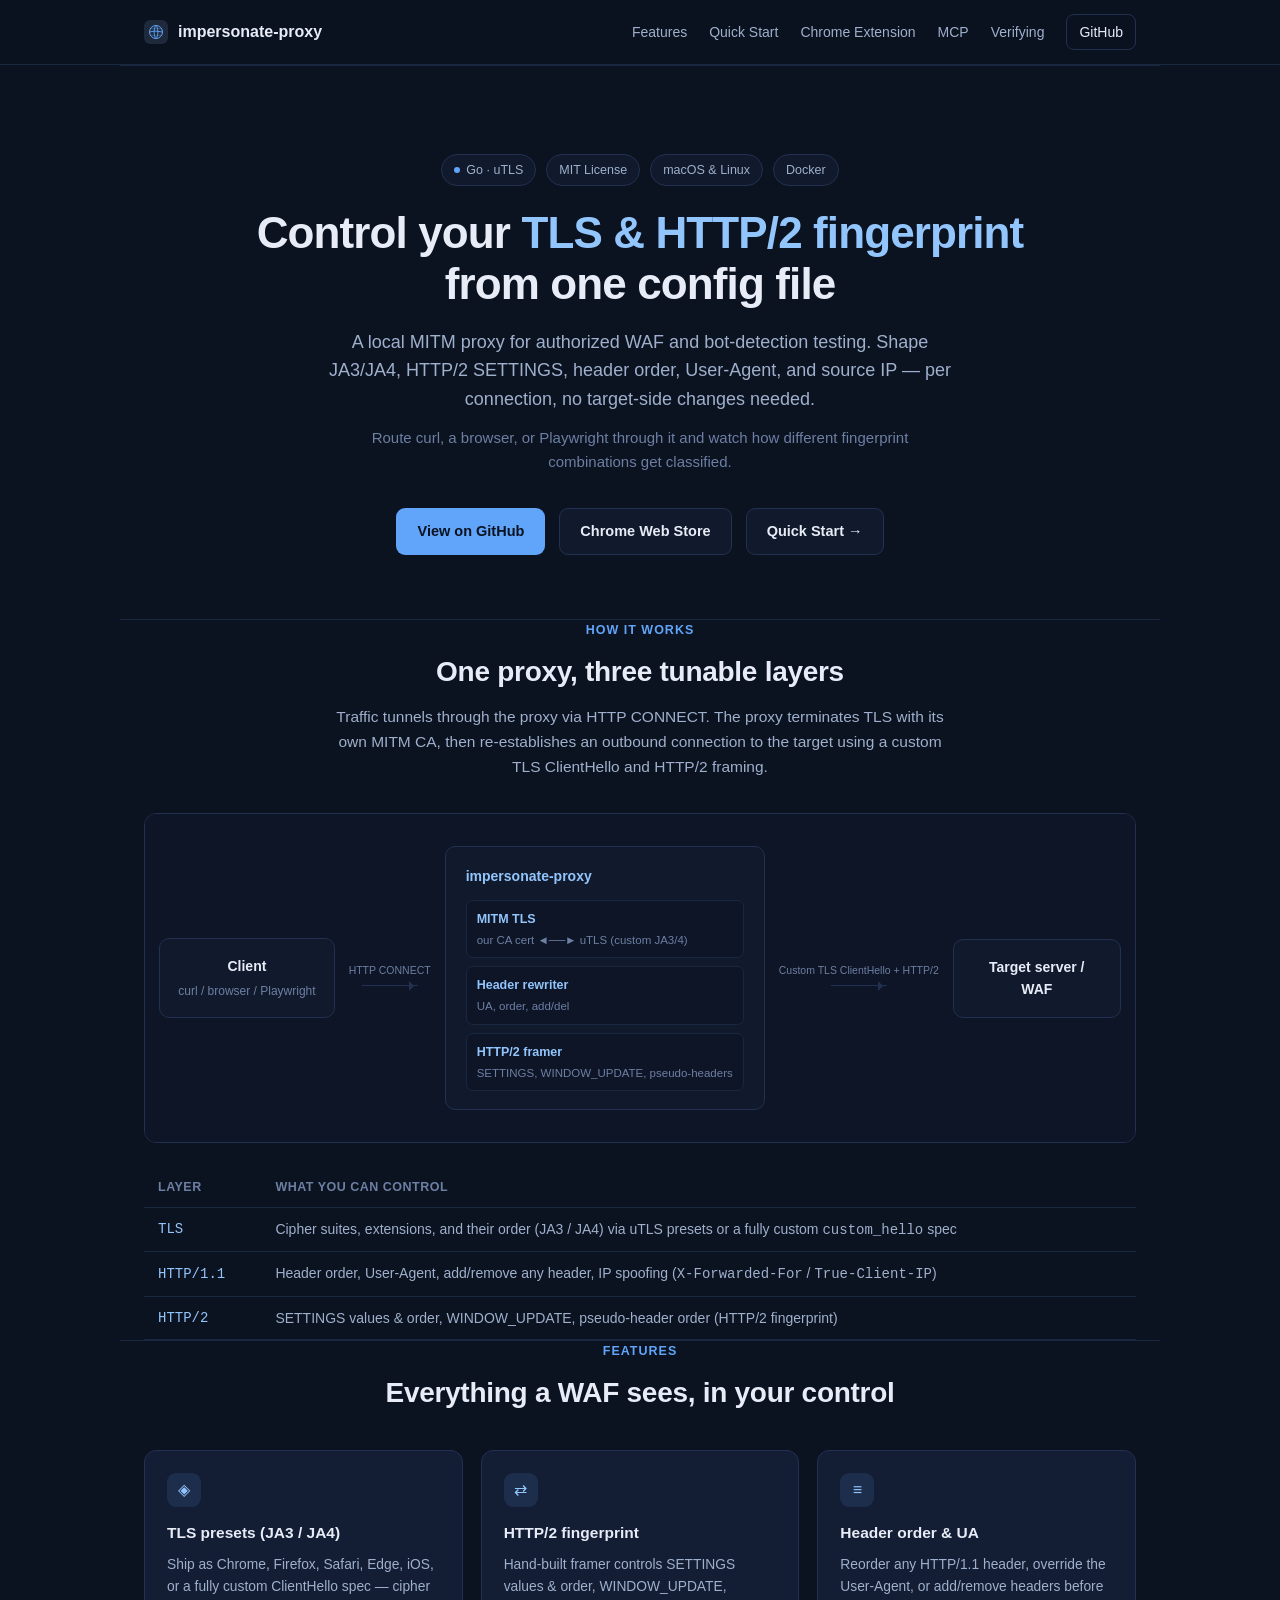
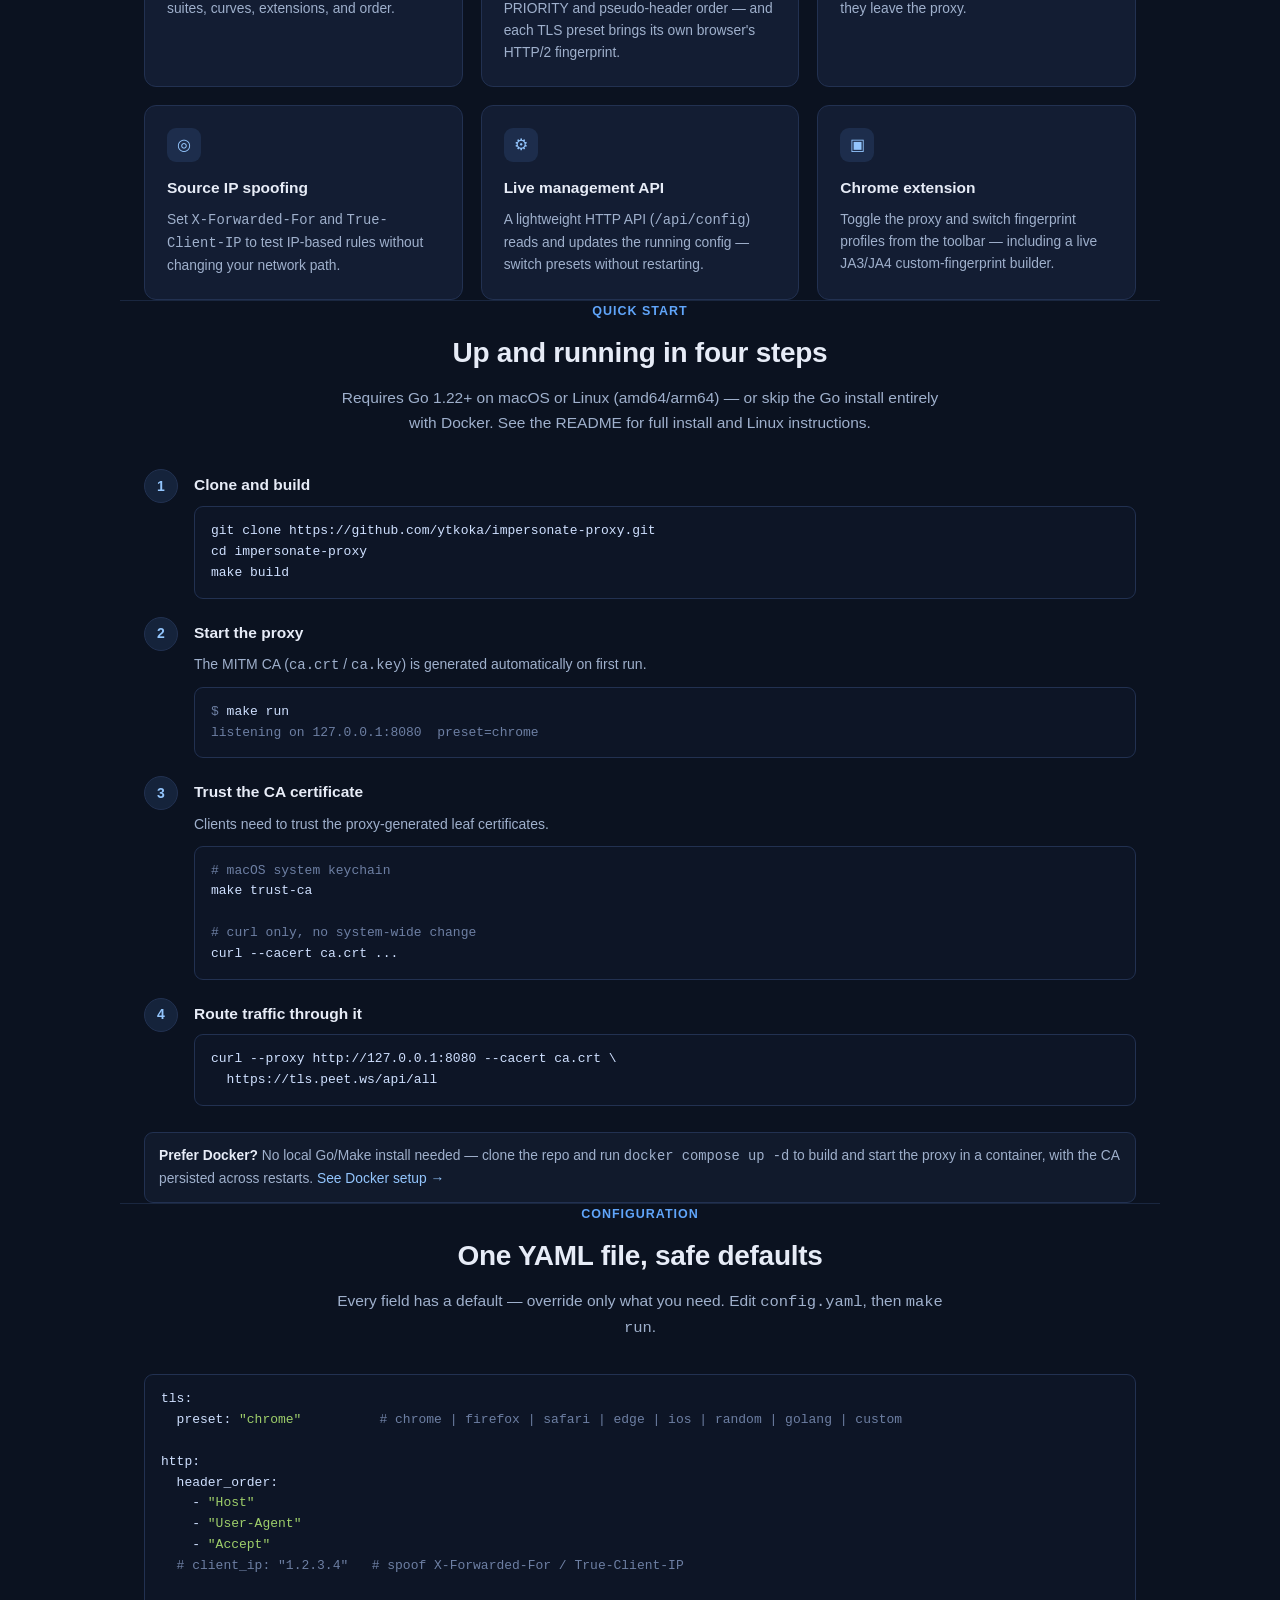
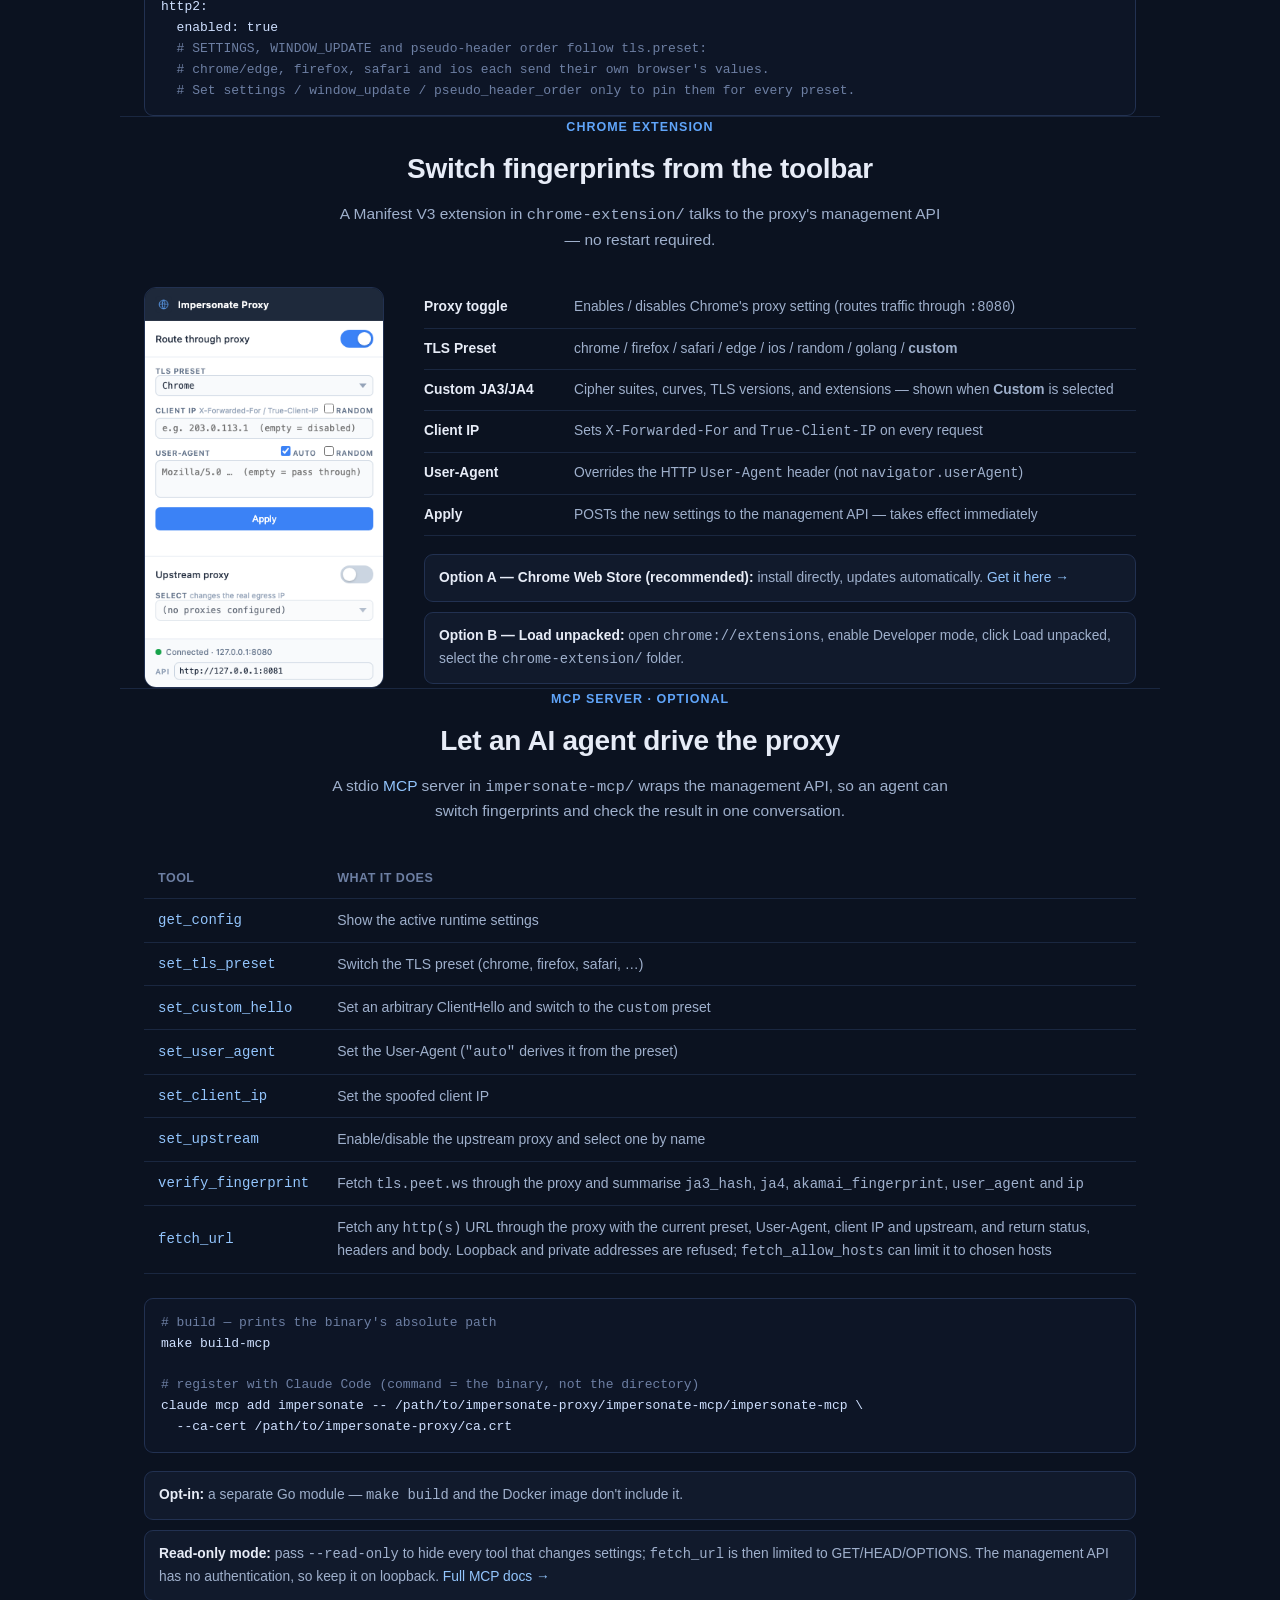
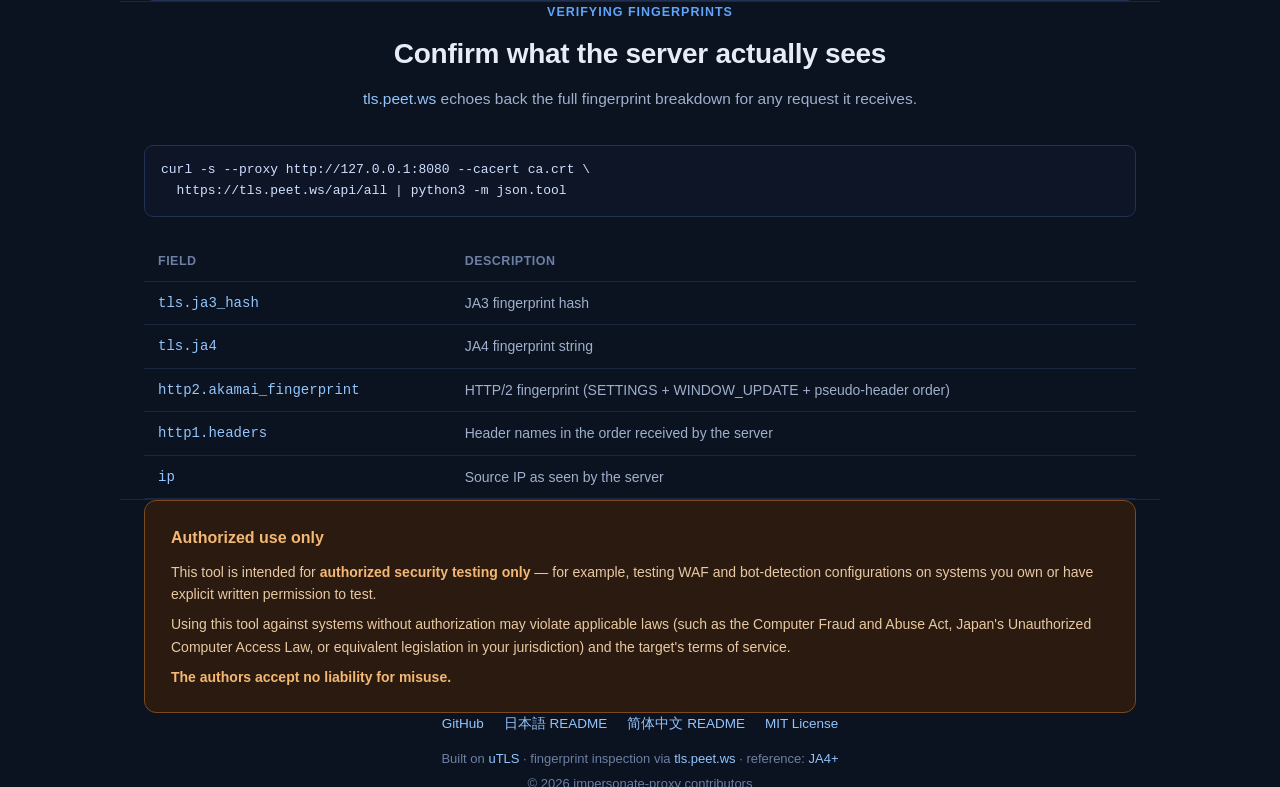
<file: docs/index.html>
<!doctype html>
<html lang="en">
<head>
<meta charset="utf-8">
<meta name="viewport" content="width=device-width, initial-scale=1">
<title>impersonate-proxy — TLS/HTTP2 fingerprint proxy for WAF testing</title>
<meta name="description" content="A local MITM proxy that controls TLS (JA3/JA4), HTTP/2, header order, User-Agent and source IP fingerprints — with a Chrome extension for live switching and an optional MCP server for AI agents.">
<link rel="icon" href="assets/icon.svg" type="image/svg+xml">
<style>
  :root{
    --bg: #0b1220;
    --bg-elevated: #111a2c;
    --bg-card: #131d33;
    --border: #223151;
    --border-soft: #1a2740;
    --text: #e7ecf7;
    --text-dim: #9fb0cc;
    --text-faint: #6d7fa3;
    --accent: #60a5fa;
    --accent-soft: rgba(96,165,250,0.12);
    --accent-strong: #93c5fd;
    --code-bg: #0d1526;
    --warn-bg: #2a1a10;
    --warn-border: #7c4a1e;
    --warn-text: #f4b872;
    --radius: 12px;
    --mono: "SF Mono", ui-monospace, "Roboto Mono", "JetBrains Mono", Menlo, Consolas, monospace;
    --sans: -apple-system, BlinkMacSystemFont, "Segoe UI", Helvetica, Arial, sans-serif;
  }
  *{ box-sizing: border-box; }
  html{ scroll-behavior: smooth; }
  body{
    margin:0;
    background: var(--bg);
    color: var(--text);
    font-family: var(--sans);
    line-height: 1.6;
    -webkit-font-smoothing: antialiased;
  }
  a{ color: var(--accent-strong); text-decoration: none; }
  a:hover{ text-decoration: underline; }
  code, pre{ font-family: var(--mono); }
  .wrap{ max-width: 1040px; margin: 0 auto; padding: 0 24px; }

  /* nav */
  header.nav{
    position: sticky; top: 0; z-index: 10;
    background: rgba(11,18,32,0.85);
    backdrop-filter: blur(10px);
    border-bottom: 1px solid var(--border-soft);
  }
  .nav-inner{ display:flex; align-items:center; justify-content:space-between; padding: 14px 24px; max-width: 1040px; margin: 0 auto; }
  .brand{ display:flex; align-items:center; gap:10px; font-weight:600; color: var(--text); }
  .brand img{ width: 24px; height: 24px; border-radius: 6px; }
  .nav-links{ display:flex; align-items:center; gap: 22px; font-size: 14px; }
  .nav-links a{ color: var(--text-dim); }
  .nav-links a:hover{ color: var(--text); text-decoration: none; }
  .btn-ghost{
    border: 1px solid var(--border); border-radius: 8px; padding: 6px 12px;
    color: var(--text) !important;
  }
  .btn-ghost:hover{ border-color: var(--accent); text-decoration: none; background: var(--accent-soft); }

  /* hero */
  .hero{ padding: 88px 0 64px; text-align:center; }
  .badge-row{ display:flex; justify-content:center; gap:10px; margin-bottom: 22px; flex-wrap: wrap; }
  .pill{
    display:inline-flex; align-items:center; gap:6px;
    font-size: 12.5px; padding: 5px 12px; border-radius: 999px;
    border: 1px solid var(--border); color: var(--text-dim);
    background: var(--bg-elevated);
  }
  .pill .dot{ width:6px; height:6px; border-radius:50%; background: var(--accent); }
  h1{ font-size: 44px; line-height:1.15; margin: 0 0 18px; letter-spacing: -0.02em; }
  h1 .hl{ color: var(--accent-strong); }
  .subtitle{ font-size: 18px; color: var(--text-dim); max-width: 640px; margin: 0 auto 12px; }
  .subtitle-sub{ font-size: 15px; color: var(--text-faint); max-width: 600px; margin: 0 auto 34px; }
  .cta-row{ display:flex; gap: 14px; justify-content:center; flex-wrap: wrap; }
  .btn{
    display:inline-flex; align-items:center; gap: 8px;
    padding: 11px 20px; border-radius: 9px; font-size: 14.5px; font-weight: 600;
    border: 1px solid transparent;
  }
  .btn-primary{ background: var(--accent); color: #0b1220 !important; }
  .btn-primary:hover{ background: var(--accent-strong); text-decoration:none; }
  .btn-secondary{ border-color: var(--border); color: var(--text) !important; background: var(--bg-elevated); }
  .btn-secondary:hover{ border-color: var(--accent); text-decoration:none; }

  /* section shell */
  section{ padding: 56px 0; border-top: 1px solid var(--border-soft); }
  .section-head{ margin-bottom: 34px; text-align:center; }
  .eyebrow{ font-size: 12.5px; letter-spacing: 0.08em; text-transform: uppercase; color: var(--accent); font-weight: 700; margin-bottom: 10px; }
  h2{ font-size: 28px; margin: 0 0 10px; letter-spacing: -0.01em; }
  .section-desc{ color: var(--text-dim); max-width: 620px; margin: 0 auto; font-size: 15.5px; }

  /* diagram */
  .flow{
    display:flex; align-items:center; justify-content:center; gap: 0;
    background: var(--code-bg); border: 1px solid var(--border);
    border-radius: var(--radius); padding: 32px 24px; overflow-x: auto;
  }
  .flow-node{
    background: var(--bg-elevated); border: 1px solid var(--border);
    border-radius: 10px; padding: 16px 18px; flex: 0 0 auto;
  }
  .flow-node-title{ font-size: 14px; font-weight: 700; color: var(--text); white-space: nowrap; }
  .flow-node-title.accent{ color: var(--accent-strong); }
  .flow-node-sub{ font-size: 12px; color: var(--text-faint); margin-top: 4px; white-space: nowrap; }
  .flow-client, .flow-target{ text-align:center; }
  .flow-target .flow-node-title{ white-space: normal; max-width: 130px; }
  .flow-proxy{ padding: 18px 20px; }
  .proxy-layers{ display:flex; flex-direction:column; gap: 8px; margin-top: 12px; }
  .proxy-layer{
    display:flex; flex-direction:column; gap: 2px;
    background: var(--code-bg); border: 1px solid var(--border-soft);
    border-radius: 7px; padding: 8px 10px;
  }
  .proxy-layer-name{ font-size: 12.5px; font-weight: 600; color: var(--accent-strong); }
  .proxy-layer-desc{ font-size: 11.5px; color: var(--text-faint); white-space: nowrap; }
  .flow-link{
    display:flex; flex-direction:column; align-items:center; justify-content:center;
    flex: 0 0 auto; padding: 0 14px; align-self: center; margin-top: -8px;
  }
  .flow-link-label{ font-size: 10.5px; color: var(--text-faint); white-space: nowrap; margin-bottom: 6px; }
  .flow-link-arrow{ position: relative; width: 56px; height: 1px; background: var(--border); display:block; }
  .flow-link-arrow::after{
    content: ""; position: absolute; right: -1px; top: 50%; transform: translateY(-50%);
    border: 5px solid transparent; border-left-color: var(--border);
  }
  @media (max-width: 760px){
    .flow{ flex-direction: column; padding: 24px 18px; }
    .flow-link{ flex-direction: row; padding: 10px 0; margin-top: 0; }
    .flow-link-label{ margin-bottom: 0; margin-right: 10px; writing-mode: horizontal-tb; }
    .flow-link-arrow{ width: 1px; height: 32px; }
    .flow-link-arrow::after{ right: 50%; top: auto; bottom: -1px; transform: translateX(50%) rotate(90deg); }
    .flow-link{ flex-direction: column; }
    .flow-link-label{ margin-right: 0; margin-bottom: 6px; }
    .proxy-layer-desc{ white-space: normal; }
  }
  .layer-table{ width:100%; border-collapse: collapse; margin-top: 24px; font-size: 14px; }
  .layer-table th, .layer-table td{ text-align:left; padding: 10px 14px; border-bottom: 1px solid var(--border-soft); }
  .layer-table th{ color: var(--text-faint); font-weight: 600; font-size: 12.5px; text-transform: uppercase; letter-spacing: 0.04em; }
  .layer-table td:first-child{ color: var(--accent-strong); font-family: var(--mono); white-space: nowrap; }
  .layer-table td{ color: var(--text-dim); }

  /* feature grid */
  .grid{ display:grid; grid-template-columns: repeat(3, 1fr); gap: 18px; }
  .card{
    background: var(--bg-card); border: 1px solid var(--border);
    border-radius: var(--radius); padding: 22px;
  }
  .card .icon{
    width: 34px; height: 34px; border-radius: 9px; background: var(--accent-soft);
    display:flex; align-items:center; justify-content:center; margin-bottom: 14px;
    color: var(--accent-strong); font-size: 16px;
  }
  .card h3{ font-size: 15.5px; margin: 0 0 8px; color: var(--text); }
  .card p{ font-size: 13.8px; color: var(--text-dim); margin: 0; }

  /* steps */
  .steps{ display:flex; flex-direction:column; gap: 18px; }
  .step{ display:grid; grid-template-columns: 34px 1fr; gap: 16px; }
  .step-num{
    width: 34px; height: 34px; border-radius: 50%; background: var(--accent-soft);
    color: var(--accent-strong); display:flex; align-items:center; justify-content:center;
    font-weight:700; font-size: 14px; border: 1px solid var(--border);
  }
  .step-body h3{ margin: 4px 0 8px; font-size: 15.5px; }
  .step-body p{ margin: 0 0 10px; color: var(--text-dim); font-size: 14px; }

  pre.code{
    background: var(--code-bg); border: 1px solid var(--border);
    border-radius: 9px; padding: 14px 16px; overflow-x: auto;
    font-size: 13px; color: #cfe0ff; margin: 0;
  }
  pre.code .c{ color: var(--text-faint); }
  pre.code .s{ color: #9ece6a; }

  /* extension */
  .ext-layout{ display:grid; grid-template-columns: 240px 1fr; gap: 40px; align-items: start; }
  .ext-shot{
    border: 1px solid var(--border); border-radius: var(--radius);
    overflow: hidden; background: var(--bg-card);
  }
  .ext-shot img{ display:block; width: 100%; height:auto; }
  .ext-controls{ width:100%; border-collapse: collapse; font-size: 13.8px; }
  .ext-controls th, .ext-controls td{ text-align:left; padding: 9px 0; border-bottom: 1px solid var(--border-soft); vertical-align: top; }
  .ext-controls th{ color: var(--text); font-weight:600; white-space: nowrap; padding-right: 18px; width: 150px; }
  .ext-controls td{ color: var(--text-dim); }
  .install-opts{ display:flex; flex-direction:column; gap: 10px; margin-top: 18px; }
  .install-opt{
    border: 1px solid var(--border); border-radius: 9px; padding: 12px 14px; font-size: 13.8px;
    background: var(--bg-elevated);
  }
  .install-opt b{ color: var(--text); }
  .install-opt span{ color: var(--text-dim); }

  /* legal */
  .legal-box{
    background: var(--warn-bg); border: 1px solid var(--warn-border);
    border-radius: var(--radius); padding: 24px 26px;
  }
  .legal-box h3{ color: var(--warn-text); margin: 0 0 10px; font-size: 16px; }
  .legal-box p{ color: #e8c9a3; font-size: 14px; margin: 0 0 8px; }
  .legal-box p:last-child{ margin-bottom: 0; }
  .legal-box strong{ color: var(--warn-text); }

  footer{ padding: 40px 0 60px; text-align:center; }
  footer .foot-links{ display:flex; justify-content:center; gap: 20px; margin-bottom: 14px; font-size: 13.5px; }
  footer p{ color: var(--text-faint); font-size: 13px; margin: 4px 0; }

  @media (max-width: 760px){
    h1{ font-size: 32px; }
    .grid{ grid-template-columns: 1fr; }
    .ext-layout{ grid-template-columns: 1fr; }
    .ext-shot{ max-width: 220px; margin: 0 auto; }
    .nav-links{ display:none; }
  }
</style>
</head>
<body>

<header class="nav">
  <div class="nav-inner">
    <div class="brand"><img src="assets/icon.svg" alt=""> impersonate-proxy</div>
    <nav class="nav-links">
      <a href="#features">Features</a>
      <a href="#quickstart">Quick Start</a>
      <a href="#extension">Chrome Extension</a>
      <a href="#mcp">MCP</a>
      <a href="#verify">Verifying</a>
      <a class="btn-ghost" href="https://github.com/ytkoka/impersonate-proxy">GitHub</a>
    </nav>
  </div>
</header>

<main>
  <section class="hero wrap">
    <div class="badge-row">
      <span class="pill"><span class="dot"></span>Go · uTLS</span>
      <span class="pill">MIT License</span>
      <span class="pill">macOS &amp; Linux</span>
      <span class="pill">Docker</span>
    </div>
    <h1>Control your <span class="hl">TLS &amp; HTTP/2 fingerprint</span><br>from one config file</h1>
    <p class="subtitle">A local MITM proxy for authorized WAF and bot-detection testing. Shape JA3/JA4, HTTP/2 SETTINGS, header order, User-Agent, and source IP — per connection, no target-side changes needed.</p>
    <p class="subtitle-sub">Route curl, a browser, or Playwright through it and watch how different fingerprint combinations get classified.</p>
    <div class="cta-row">
      <a class="btn btn-primary" href="https://github.com/ytkoka/impersonate-proxy">View on GitHub</a>
      <a class="btn btn-secondary" href="https://chromewebstore.google.com/detail/maodbpimhodidbmbiknomgjfhaondncn">Chrome Web Store</a>
      <a class="btn btn-secondary" href="#quickstart">Quick Start →</a>
    </div>
  </section>

  <section id="how" class="wrap">
    <div class="section-head">
      <div class="eyebrow">How it works</div>
      <h2>One proxy, three tunable layers</h2>
      <p class="section-desc">Traffic tunnels through the proxy via HTTP CONNECT. The proxy terminates TLS with its own MITM CA, then re-establishes an outbound connection to the target using a custom TLS ClientHello and HTTP/2 framing.</p>
    </div>
    <div class="flow">
      <div class="flow-node flow-client">
        <div class="flow-node-title">Client</div>
        <div class="flow-node-sub">curl / browser / Playwright</div>
      </div>

      <div class="flow-link">
        <span class="flow-link-label">HTTP CONNECT</span>
        <span class="flow-link-arrow" aria-hidden="true"></span>
      </div>

      <div class="flow-node flow-proxy">
        <div class="flow-node-title accent">impersonate-proxy</div>
        <div class="proxy-layers">
          <div class="proxy-layer">
            <span class="proxy-layer-name">MITM TLS</span>
            <span class="proxy-layer-desc">our CA cert ◄──► uTLS (custom JA3/4)</span>
          </div>
          <div class="proxy-layer">
            <span class="proxy-layer-name">Header rewriter</span>
            <span class="proxy-layer-desc">UA, order, add/del</span>
          </div>
          <div class="proxy-layer">
            <span class="proxy-layer-name">HTTP/2 framer</span>
            <span class="proxy-layer-desc">SETTINGS, WINDOW_UPDATE, pseudo-headers</span>
          </div>
        </div>
      </div>

      <div class="flow-link">
        <span class="flow-link-label">Custom TLS ClientHello + HTTP/2</span>
        <span class="flow-link-arrow" aria-hidden="true"></span>
      </div>

      <div class="flow-node flow-target">
        <div class="flow-node-title">Target server / WAF</div>
      </div>
    </div>
    <table class="layer-table">
      <tr><th>Layer</th><th>What you can control</th></tr>
      <tr><td>TLS</td><td>Cipher suites, extensions, and their order (JA3 / JA4) via uTLS presets or a fully custom <code>custom_hello</code> spec</td></tr>
      <tr><td>HTTP/1.1</td><td>Header order, User-Agent, add/remove any header, IP spoofing (<code>X-Forwarded-For</code> / <code>True-Client-IP</code>)</td></tr>
      <tr><td>HTTP/2</td><td>SETTINGS values &amp; order, WINDOW_UPDATE, pseudo-header order (HTTP/2 fingerprint)</td></tr>
    </table>
  </section>

  <section id="features" class="wrap">
    <div class="section-head">
      <div class="eyebrow">Features</div>
      <h2>Everything a WAF sees, in your control</h2>
    </div>
    <div class="grid">
      <div class="card">
        <div class="icon">◈</div>
        <h3>TLS presets (JA3 / JA4)</h3>
        <p>Ship as Chrome, Firefox, Safari, Edge, iOS, or a fully custom ClientHello spec — cipher suites, curves, extensions, and order.</p>
      </div>
      <div class="card">
        <div class="icon">⇄</div>
        <h3>HTTP/2 fingerprint</h3>
        <p>Hand-built framer controls SETTINGS values &amp; order, WINDOW_UPDATE, PRIORITY and pseudo-header order — and each TLS preset brings its own browser's HTTP/2 fingerprint.</p>
      </div>
      <div class="card">
        <div class="icon">≡</div>
        <h3>Header order &amp; UA</h3>
        <p>Reorder any HTTP/1.1 header, override the User-Agent, or add/remove headers before they leave the proxy.</p>
      </div>
      <div class="card">
        <div class="icon">◎</div>
        <h3>Source IP spoofing</h3>
        <p>Set <code>X-Forwarded-For</code> and <code>True-Client-IP</code> to test IP-based rules without changing your network path.</p>
      </div>
      <div class="card">
        <div class="icon">⚙</div>
        <h3>Live management API</h3>
        <p>A lightweight HTTP API (<code>/api/config</code>) reads and updates the running config — switch presets without restarting.</p>
      </div>
      <div class="card">
        <div class="icon">▣</div>
        <h3>Chrome extension</h3>
        <p>Toggle the proxy and switch fingerprint profiles from the toolbar — including a live JA3/JA4 custom-fingerprint builder.</p>
      </div>
    </div>
  </section>

  <section id="quickstart" class="wrap">
    <div class="section-head">
      <div class="eyebrow">Quick start</div>
      <h2>Up and running in four steps</h2>
      <p class="section-desc">Requires Go 1.22+ on macOS or Linux (amd64/arm64) — or skip the Go install entirely with Docker. See the README for full install and Linux instructions.</p>
    </div>
    <div class="steps">
      <div class="step">
        <div class="step-num">1</div>
        <div class="step-body">
          <h3>Clone and build</h3>
          <pre class="code">git clone https://github.com/ytkoka/impersonate-proxy.git
cd impersonate-proxy
make build</pre>
        </div>
      </div>
      <div class="step">
        <div class="step-num">2</div>
        <div class="step-body">
          <h3>Start the proxy</h3>
          <p>The MITM CA (<code>ca.crt</code> / <code>ca.key</code>) is generated automatically on first run.</p>
          <pre class="code"><span class="c">$</span> make run
<span class="c">listening on 127.0.0.1:8080  preset=chrome</span></pre>
        </div>
      </div>
      <div class="step">
        <div class="step-num">3</div>
        <div class="step-body">
          <h3>Trust the CA certificate</h3>
          <p>Clients need to trust the proxy-generated leaf certificates.</p>
          <pre class="code"><span class="c"># macOS system keychain</span>
make trust-ca

<span class="c"># curl only, no system-wide change</span>
curl --cacert ca.crt ...</pre>
        </div>
      </div>
      <div class="step">
        <div class="step-num">4</div>
        <div class="step-body">
          <h3>Route traffic through it</h3>
          <pre class="code">curl --proxy http://127.0.0.1:8080 --cacert ca.crt \
  https://tls.peet.ws/api/all</pre>
        </div>
      </div>
    </div>
    <div class="install-opts" style="margin-top: 26px;">
      <div class="install-opt"><b>Prefer Docker?</b> <span>No local Go/Make install needed — clone the repo and run <code>docker compose up -d</code> to build and start the proxy in a container, with the CA persisted across restarts.</span> <a href="https://github.com/ytkoka/impersonate-proxy#docker">See Docker setup →</a></div>
    </div>
  </section>

  <section id="config" class="wrap">
    <div class="section-head">
      <div class="eyebrow">Configuration</div>
      <h2>One YAML file, safe defaults</h2>
      <p class="section-desc">Every field has a default — override only what you need. Edit <code>config.yaml</code>, then <code>make run</code>.</p>
    </div>
    <pre class="code">tls:
  preset: <span class="s">"chrome"</span>          <span class="c"># chrome | firefox | safari | edge | ios | random | golang | custom</span>

http:
  header_order:
    - <span class="s">"Host"</span>
    - <span class="s">"User-Agent"</span>
    - <span class="s">"Accept"</span>
  <span class="c"># client_ip: "1.2.3.4"   # spoof X-Forwarded-For / True-Client-IP</span>

http2:
  enabled: true
  <span class="c"># SETTINGS, WINDOW_UPDATE and pseudo-header order follow tls.preset:</span>
  <span class="c"># chrome/edge, firefox, safari and ios each send their own browser's values.</span>
  <span class="c"># Set settings / window_update / pseudo_header_order only to pin them for every preset.</span></pre>
  </section>

  <section id="extension" class="wrap">
    <div class="section-head">
      <div class="eyebrow">Chrome extension</div>
      <h2>Switch fingerprints from the toolbar</h2>
      <p class="section-desc">A Manifest V3 extension in <code>chrome-extension/</code> talks to the proxy's management API — no restart required.</p>
    </div>
    <div class="ext-layout">
      <div class="ext-shot">
        <img src="assets/chrome-extension.png" alt="impersonate-proxy Chrome extension popup showing proxy toggle, TLS preset selector, and Apply button">
      </div>
      <div>
        <table class="ext-controls">
          <tr><th>Proxy toggle</th><td>Enables / disables Chrome's proxy setting (routes traffic through <code>:8080</code>)</td></tr>
          <tr><th>TLS Preset</th><td>chrome / firefox / safari / edge / ios / random / golang / <strong>custom</strong></td></tr>
          <tr><th>Custom JA3/JA4</th><td>Cipher suites, curves, TLS versions, and extensions — shown when <strong>Custom</strong> is selected</td></tr>
          <tr><th>Client IP</th><td>Sets <code>X-Forwarded-For</code> and <code>True-Client-IP</code> on every request</td></tr>
          <tr><th>User-Agent</th><td>Overrides the HTTP <code>User-Agent</code> header (not <code>navigator.userAgent</code>)</td></tr>
          <tr><th>Apply</th><td>POSTs the new settings to the management API — takes effect immediately</td></tr>
        </table>
        <div class="install-opts">
          <div class="install-opt"><b>Option A — Chrome Web Store (recommended):</b> <span>install directly, updates automatically.</span> <a href="https://chromewebstore.google.com/detail/maodbpimhodidbmbiknomgjfhaondncn">Get it here →</a></div>
          <div class="install-opt"><b>Option B — Load unpacked:</b> <span>open <code>chrome://extensions</code>, enable Developer mode, click Load unpacked, select the <code>chrome-extension/</code> folder.</span></div>
        </div>
      </div>
    </div>
  </section>

  <section id="mcp" class="wrap">
    <div class="section-head">
      <div class="eyebrow">MCP server · optional</div>
      <h2>Let an AI agent drive the proxy</h2>
      <p class="section-desc">A stdio <a href="https://modelcontextprotocol.io">MCP</a> server in <code>impersonate-mcp/</code> wraps the management API, so an agent can switch fingerprints and check the result in one conversation.</p>
    </div>
    <table class="layer-table" style="margin-top:0;">
      <tr><th>Tool</th><th>What it does</th></tr>
      <tr><td>get_config</td><td>Show the active runtime settings</td></tr>
      <tr><td>set_tls_preset</td><td>Switch the TLS preset (chrome, firefox, safari, …)</td></tr>
      <tr><td>set_custom_hello</td><td>Set an arbitrary ClientHello and switch to the <code>custom</code> preset</td></tr>
      <tr><td>set_user_agent</td><td>Set the User-Agent (<code>"auto"</code> derives it from the preset)</td></tr>
      <tr><td>set_client_ip</td><td>Set the spoofed client IP</td></tr>
      <tr><td>set_upstream</td><td>Enable/disable the upstream proxy and select one by name</td></tr>
      <tr><td>verify_fingerprint</td><td>Fetch <code>tls.peet.ws</code> through the proxy and summarise <code>ja3_hash</code>, <code>ja4</code>, <code>akamai_fingerprint</code>, <code>user_agent</code> and <code>ip</code></td></tr>
      <tr><td>fetch_url</td><td>Fetch any <code>http(s)</code> URL through the proxy with the current preset, User-Agent, client IP and upstream, and return status, headers and body. Loopback and private addresses are refused; <code>fetch_allow_hosts</code> can limit it to chosen hosts</td></tr>
    </table>
    <pre class="code" style="margin-top:24px;"><span class="c"># build — prints the binary's absolute path</span>
make build-mcp

<span class="c"># register with Claude Code (command = the binary, not the directory)</span>
claude mcp add impersonate -- /path/to/impersonate-proxy/impersonate-mcp/impersonate-mcp \
  --ca-cert /path/to/impersonate-proxy/ca.crt</pre>
    <div class="install-opts">
      <div class="install-opt"><b>Opt-in:</b> <span>a separate Go module — <code>make build</code> and the Docker image don't include it.</span></div>
      <div class="install-opt"><b>Read-only mode:</b> <span>pass <code>--read-only</code> to hide every tool that changes settings; <code>fetch_url</code> is then limited to GET/HEAD/OPTIONS. The management API has no authentication, so keep it on loopback.</span> <a href="https://github.com/ytkoka/impersonate-proxy#mcp-server-optional">Full MCP docs →</a></div>
    </div>
  </section>

  <section id="verify" class="wrap">
    <div class="section-head">
      <div class="eyebrow">Verifying fingerprints</div>
      <h2>Confirm what the server actually sees</h2>
      <p class="section-desc"><a href="https://tls.peet.ws">tls.peet.ws</a> echoes back the full fingerprint breakdown for any request it receives.</p>
    </div>
    <pre class="code">curl -s --proxy http://127.0.0.1:8080 --cacert ca.crt \
  https://tls.peet.ws/api/all | python3 -m json.tool</pre>
    <table class="layer-table" style="margin-top:24px;">
      <tr><th>Field</th><th>Description</th></tr>
      <tr><td>tls.ja3_hash</td><td>JA3 fingerprint hash</td></tr>
      <tr><td>tls.ja4</td><td>JA4 fingerprint string</td></tr>
      <tr><td>http2.akamai_fingerprint</td><td>HTTP/2 fingerprint (SETTINGS + WINDOW_UPDATE + pseudo-header order)</td></tr>
      <tr><td>http1.headers</td><td>Header names in the order received by the server</td></tr>
      <tr><td>ip</td><td>Source IP as seen by the server</td></tr>
    </table>
  </section>

  <section class="wrap">
    <div class="legal-box">
      <h3>Authorized use only</h3>
      <p>This tool is intended for <strong>authorized security testing only</strong> — for example, testing WAF and bot-detection configurations on systems you own or have explicit written permission to test.</p>
      <p>Using this tool against systems without authorization may violate applicable laws (such as the Computer Fraud and Abuse Act, Japan's Unauthorized Computer Access Law, or equivalent legislation in your jurisdiction) and the target's terms of service.</p>
      <p><strong>The authors accept no liability for misuse.</strong></p>
    </div>
  </section>
</main>

<footer class="wrap">
  <div class="foot-links">
    <a href="https://github.com/ytkoka/impersonate-proxy">GitHub</a>
    <a href="https://github.com/ytkoka/impersonate-proxy/blob/main/README.ja.md">日本語 README</a>
    <a href="https://github.com/ytkoka/impersonate-proxy/blob/main/README.zh-CN.md">简体中文 README</a>
    <a href="https://github.com/ytkoka/impersonate-proxy/blob/main/LICENSE">MIT License</a>
  </div>
  <p>Built on <a href="https://github.com/refraction-networking/utls">uTLS</a> · fingerprint inspection via <a href="https://tls.peet.ws">tls.peet.ws</a> · reference: <a href="https://github.com/FoxIO-LLC/ja4">JA4+</a></p>
  <p>© 2026 impersonate-proxy contributors</p>
</footer>

</body>
</html>
</file>
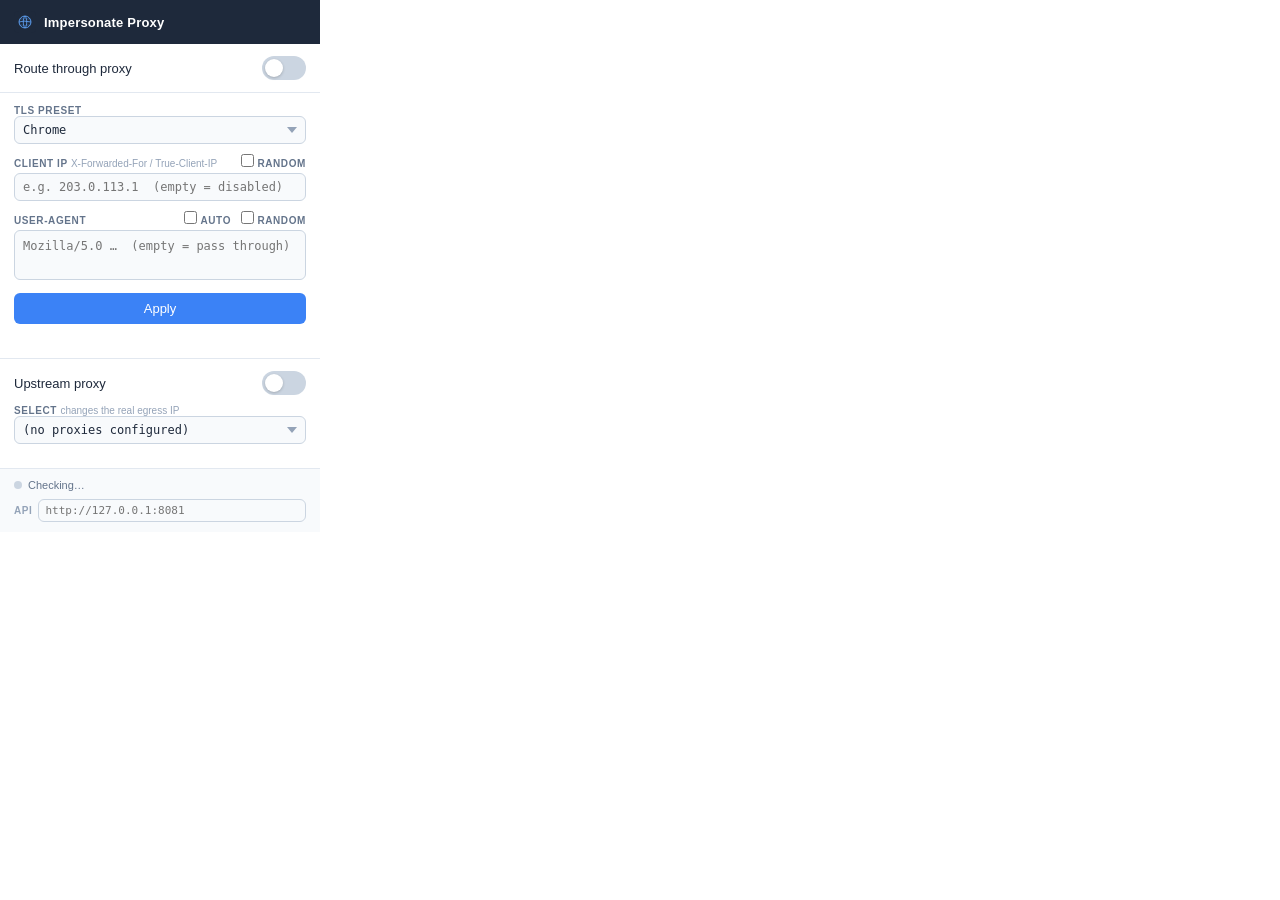
<file: chrome-extension/popup.html>
<!DOCTYPE html>
<html lang="en">
<head>
  <meta charset="utf-8">
  <link rel="stylesheet" href="popup.css">
</head>
<body>
  <div class="header">
    <img src="icon.svg" class="logo" alt="">
    <span class="title">Impersonate Proxy</span>
  </div>

  <div class="section">
    <div class="toggle-row">
      <span class="toggle-label">Route through proxy</span>
      <label class="switch">
        <input type="checkbox" id="proxyToggle">
        <span class="slider"></span>
      </label>
    </div>
  </div>

  <div class="divider"></div>

  <div class="section">
    <div class="field">
      <label for="tlsPreset">TLS Preset</label>
      <select id="tlsPreset">
        <option value="chrome">Chrome</option>
        <option value="firefox">Firefox</option>
        <option value="safari">Safari</option>
        <option value="edge">Edge</option>
        <option value="ios">iOS</option>
        <option value="random">Random</option>
        <option value="golang">Golang</option>
        <option value="custom">Custom (JA3/JA4)</option>
      </select>
    </div>

    <div class="field" id="customHelloFields" hidden>
      <div class="field">
        <label for="customCiphers">Cipher Suites <span class="hint">ordered, decimal or 0x hex, comma-separated</span></label>
        <textarea id="customCiphers" rows="2" placeholder="0x0a0a, 4865, 4866, 4867, 49195, …" spellcheck="false"></textarea>
      </div>
      <div class="field">
        <label for="customCurves">Curves <span class="hint">X25519, X25519Kyber768, P256, P384, P521</span></label>
        <input type="text" id="customCurves" placeholder="X25519, P256, P384" spellcheck="false" autocomplete="off">
      </div>
      <div class="field">
        <label for="customVersions">TLS Versions</label>
        <input type="text" id="customVersions" placeholder="1.2, 1.3" spellcheck="false" autocomplete="off">
      </div>
      <div class="field">
        <label for="customExtensions">Extensions <span class="hint">ordered, decimal or 0x hex, comma-separated — controls JA3 extension order</span></label>
        <textarea id="customExtensions" rows="2" placeholder="0x0a0a, 0, 23, 65281, 10, 11, 35, 16, 5, 13, 18, 51, 45, 43, 27, 21" spellcheck="false"></textarea>
      </div>
    </div>

    <div class="field">
      <div class="field-header">
        <label for="clientIP">Client IP <span class="hint">X-Forwarded-For / True-Client-IP</span></label>
        <label class="random-label"><input type="checkbox" id="clientIPRandom"> Random</label>
      </div>
      <input type="text" id="clientIP" placeholder="e.g. 203.0.113.1  (empty = disabled)" spellcheck="false" autocomplete="off">
    </div>

    <div class="field">
      <div class="field-header">
        <label for="userAgent">User-Agent</label>
        <span class="random-label-group">
          <label class="random-label"><input type="checkbox" id="userAgentAuto"> Auto</label>
          <label class="random-label"><input type="checkbox" id="userAgentRandom"> Random</label>
        </span>
      </div>
      <textarea id="userAgent" rows="2" placeholder="Mozilla/5.0 …  (empty = pass through)" spellcheck="false"></textarea>
    </div>

    <button id="applyBtn">Apply</button>
    <div id="applyMsg" class="apply-msg"></div>
  </div>

  <div class="divider"></div>

  <div class="section">
    <div class="toggle-row">
      <span class="toggle-label">Upstream proxy</span>
      <label class="switch">
        <input type="checkbox" id="upstreamEnabled">
        <span class="slider"></span>
      </label>
    </div>
    <div class="field" style="margin-top: 10px;">
      <label for="upstreamSelect">Select <span class="hint">changes the real egress IP</span></label>
      <select id="upstreamSelect">
        <option value="">(no proxies configured)</option>
      </select>
    </div>
  </div>

  <div class="divider"></div>

  <div class="footer">
    <div class="status-row">
      <span id="statusDot" class="dot dot-unknown"></span>
      <span id="statusText">Checking…</span>
    </div>
    <div class="addr-row">
      <label for="mgmtAddr">API</label>
      <input type="text" id="mgmtAddr" placeholder="http://127.0.0.1:8081" spellcheck="false" autocomplete="off">
    </div>
  </div>

  <script src="popup.js"></script>
</body>
</html>
</file>
<file: chrome-extension/popup.css>
* {
  box-sizing: border-box;
  margin: 0;
  padding: 0;
}

body {
  font-family: -apple-system, BlinkMacSystemFont, 'Segoe UI', sans-serif;
  font-size: 13px;
  color: #1a1a1a;
  background: #fff;
  width: 320px;
}

/* ── Header ── */
.header {
  display: flex;
  align-items: center;
  gap: 8px;
  padding: 11px 14px;
  background: #1e293b;
  color: #fff;
}

.logo {
  width: 22px;
  height: 22px;
}

.title {
  font-size: 13px;
  font-weight: 600;
  letter-spacing: 0.2px;
}

/* ── Sections ── */
.section {
  padding: 12px 14px;
}

.divider {
  height: 1px;
  background: #e2e8f0;
}

/* ── Proxy toggle ── */
.toggle-row {
  display: flex;
  align-items: center;
  justify-content: space-between;
}

.toggle-label {
  font-size: 13px;
  font-weight: 500;
  color: #1e293b;
}

/* ── Form fields ── */
.field {
  margin-bottom: 10px;
}

.field:last-of-type {
  margin-bottom: 12px;
}

.field label {
  display: block;
  font-size: 10px;
  font-weight: 600;
  color: #64748b;
  text-transform: uppercase;
  letter-spacing: 0.6px;
}

.field-header {
  display: flex;
  align-items: baseline;
  justify-content: space-between;
  margin-bottom: 4px;
}

.random-label-group {
  display: flex;
  gap: 10px;
}

.random-label {
  display: flex;
  align-items: center;
  gap: 4px;
  font-size: 11px;
  font-weight: 500;
  color: #64748b;
  text-transform: none;
  letter-spacing: 0;
  cursor: pointer;
  white-space: nowrap;
}

.random-label input[type="checkbox"] {
  width: auto;
  padding: 0;
  border: none;
  background: none;
  accent-color: #3b82f6;
  cursor: pointer;
}

.hint {
  font-size: 10px;
  color: #94a3b8;
  font-weight: 400;
  text-transform: none;
  letter-spacing: 0;
}

select,
input[type="text"],
textarea {
  width: 100%;
  padding: 6px 8px;
  border: 1px solid #cbd5e1;
  border-radius: 6px;
  font-size: 12px;
  font-family: 'SF Mono', 'Menlo', 'Consolas', monospace;
  color: #1e293b;
  background: #f8fafc;
  outline: none;
  transition: border-color 0.15s, background 0.15s;
  appearance: none;
  -webkit-appearance: none;
}

select {
  background-image: url("data:image/svg+xml,%3Csvg xmlns='http://www.w3.org/2000/svg' width='10' height='6'%3E%3Cpath d='M0 0l5 6 5-6z' fill='%2394a3b8'/%3E%3C/svg%3E");
  background-repeat: no-repeat;
  background-position: right 8px center;
  padding-right: 24px;
}

select:focus,
input[type="text"]:focus,
textarea:focus {
  border-color: #3b82f6;
  background: #fff;
}

textarea {
  resize: none;
  line-height: 1.5;
}

/* ── Apply button ── */
button {
  width: 100%;
  padding: 8px;
  background: #3b82f6;
  color: #fff;
  border: none;
  border-radius: 6px;
  font-size: 13px;
  font-weight: 500;
  cursor: pointer;
  transition: background 0.15s;
}

button:hover  { background: #2563eb; }
button:active { background: #1d4ed8; }

button:disabled {
  background: #94a3b8;
  cursor: not-allowed;
}

.apply-msg {
  height: 16px;
  margin-top: 6px;
  font-size: 11px;
  text-align: center;
  color: #64748b;
  transition: color 0.2s;
}

.apply-msg.success { color: #16a34a; }
.apply-msg.error   { color: #dc2626; }

/* ── Toggle switch ── */
.switch {
  position: relative;
  display: inline-block;
  width: 44px;
  height: 24px;
  flex-shrink: 0;
}

.switch input {
  opacity: 0;
  width: 0;
  height: 0;
}

.slider {
  position: absolute;
  inset: 0;
  cursor: pointer;
  background: #cbd5e1;
  border-radius: 24px;
  transition: background 0.2s;
}

.slider::before {
  content: '';
  position: absolute;
  width: 18px;
  height: 18px;
  left: 3px;
  top: 3px;
  background: #fff;
  border-radius: 50%;
  transition: transform 0.2s;
  box-shadow: 0 1px 3px rgba(0, 0, 0, 0.2);
}

input:checked + .slider             { background: #3b82f6; }
input:checked + .slider::before     { transform: translateX(20px); }

/* ── Footer ── */
.footer {
  padding: 10px 14px;
  background: #f8fafc;
}

.status-row {
  display: flex;
  align-items: center;
  gap: 6px;
  margin-bottom: 8px;
}

.dot {
  width: 8px;
  height: 8px;
  border-radius: 50%;
  flex-shrink: 0;
}

.dot-connected    { background: #16a34a; }
.dot-disconnected { background: #dc2626; }
.dot-unknown      { background: #cbd5e1; }

#statusText {
  font-size: 11px;
  color: #64748b;
}

.addr-row {
  display: flex;
  align-items: center;
  gap: 6px;
}

.addr-row label {
  font-size: 10px;
  font-weight: 600;
  color: #94a3b8;
  text-transform: uppercase;
  letter-spacing: 0.6px;
  white-space: nowrap;
}

.addr-row input {
  font-size: 11px;
  padding: 4px 6px;
}
</file>
